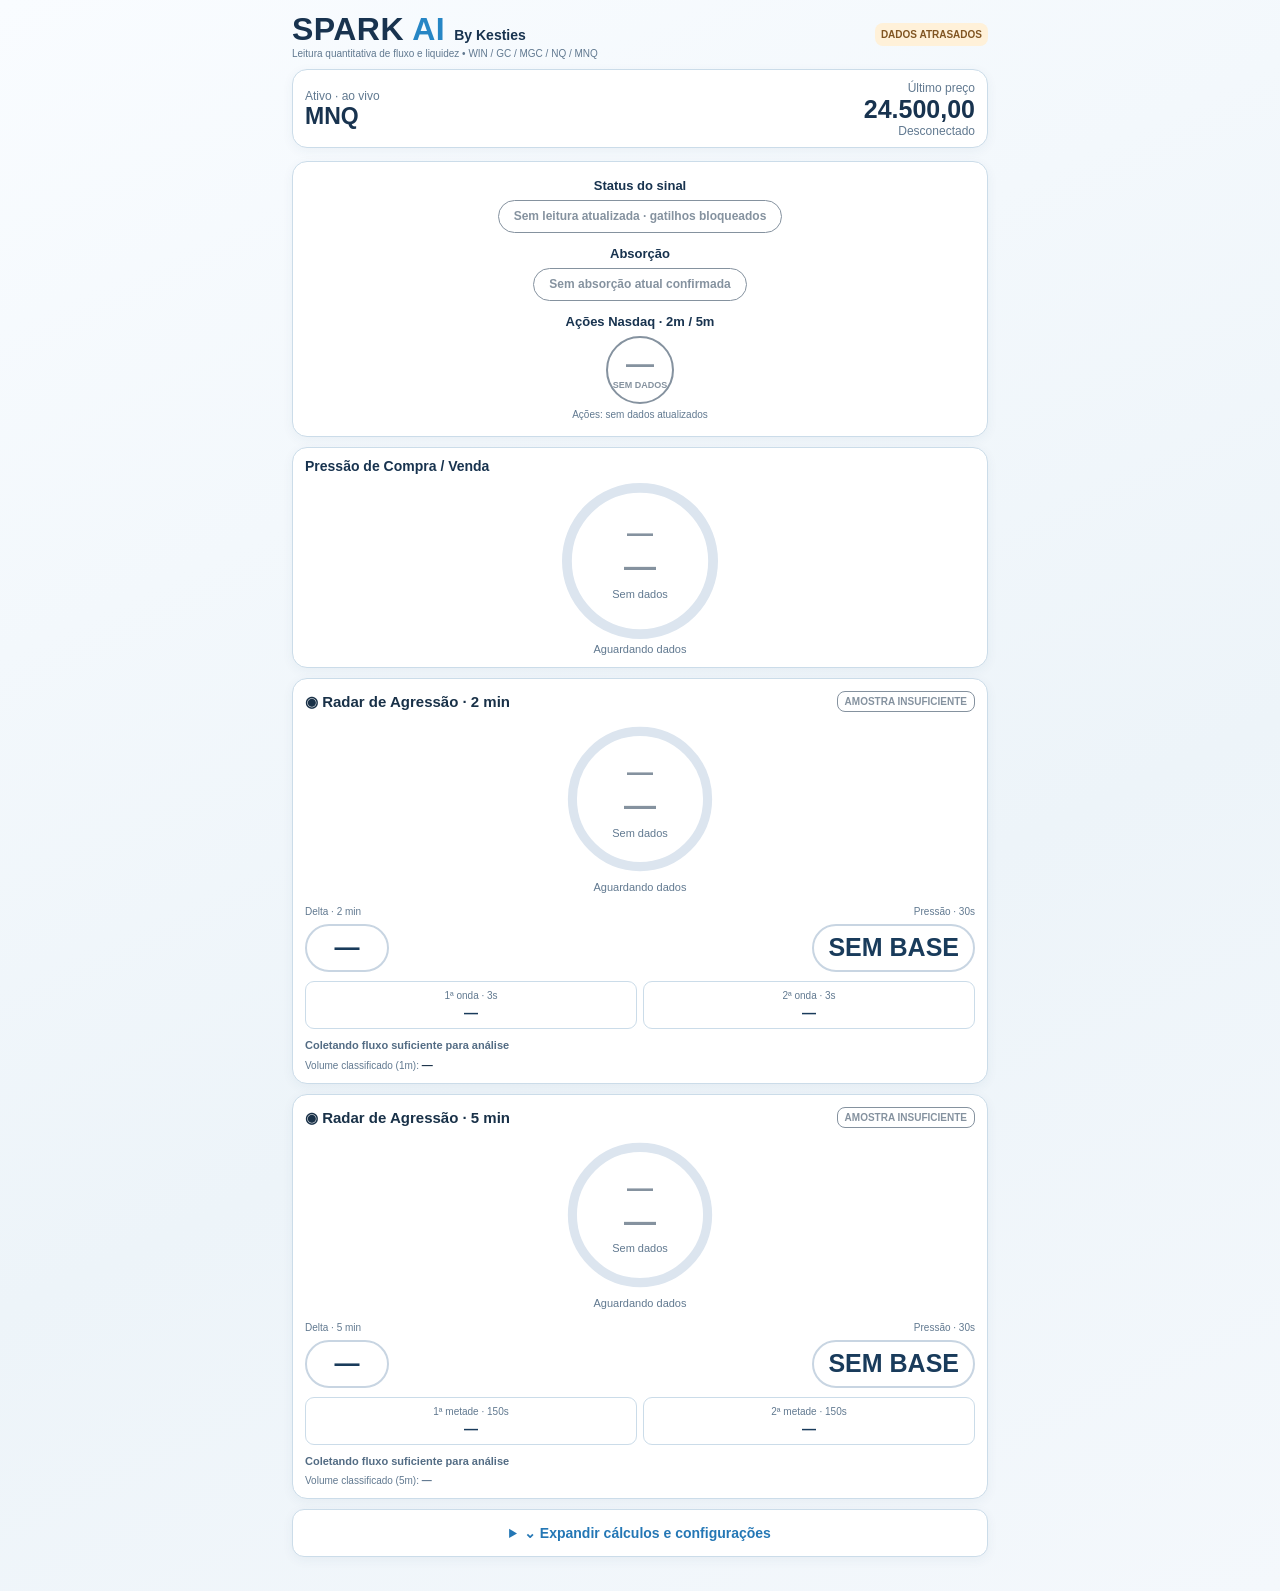
<file: index.html>
<!DOCTYPE html>

<html lang="pt-BR"><head><meta charset="utf-8"/><meta content="width=device-width,initial-scale=1,viewport-fit=cover" name="viewport"/><meta content="#f2f7fb" name="theme-color"/><link href="./manifest.webmanifest" rel="manifest"/><title>Spark AI By Kesties</title><style>
:root{font:14px -apple-system,BlinkMacSystemFont,Inter,Arial,sans-serif;color:#e7effb;background:#080e18}*{box-sizing:border-box}body{margin:0;background:radial-gradient(ellipse at top right,#192a43,#080e18 65%)}main{max-width:1100px;margin:auto;padding:17px 13px 80px}.row{display:flex;align-items:center;justify-content:space-between;flex-wrap:wrap;gap:9px}.brand{font-size:25px;font-weight:900;letter-spacing:.04em}.brand em{color:#61ccf6;font-style:normal}.muted,small{color:#9cb0cb;font-size:12px}.pill{border-radius:8px;background:#4b3a20;color:#ffe0a5;padding:8px;font-size:11px;font-weight:800}.panel{background:#131e2e;border:1px solid #2e405a;border-radius:15px;padding:16px;margin-top:13px}.hero{background:linear-gradient(115deg,#152842,#131c2b)}h2{margin:0 0 13px;font-size:16px}.price{font-size:38px;font-weight:850}.signal{font-size:21px;font-weight:850}.delta-strip{display:flex;align-items:center;justify-content:space-between;gap:10px;margin-top:12px;background:#213248;border:1px solid #41556e;border-radius:10px;padding:10px 12px}.delta-strip strong{font-size:24px;white-space:nowrap}.delta-strip small{display:block;font-size:11px}.delta-strip .delta-caption{font-weight:700;font-size:12px}.zones{display:grid;grid-template-columns:1fr 1fr;gap:9px;margin-top:12px}.zone{background:#192c41;border:1px solid #38526b;border-radius:10px;padding:11px}.zone b{display:block;font-size:20px;margin:6px 0}.zone small{display:block;line-height:1.4}.zone.active-buy{border-color:#40d69c}.zone.active-sell{border-color:#ff7388}.up{color:#40d69c}.down{color:#ff7388}.neutral{color:#b4c2d3}.warning{color:#ffdc9e;background:#332b1b;padding:10px;border-radius:8px;font-size:12px;line-height:1.5;margin-top:12px}.grid{display:grid;grid-template-columns:repeat(2,minmax(0,1fr));gap:8px}.metric{background:#1c2c41;border:1px solid #34455e;border-radius:9px;padding:10px;min-width:0}.metric span{display:block;color:#acc0d9;font-size:12px}.metric strong{font-size:19px;overflow-wrap:anywhere}.controls{display:flex;gap:9px;flex-wrap:wrap;align-items:center}input,select,button{background:#263d57;color:#eef5ff;border:1px solid #47617e;border-radius:8px;padding:9px;font:inherit;max-width:100%}button{background:#276cad;font-weight:700}button:disabled{opacity:.5}label{color:#c2d1e4;font-size:12px}input[type=number]{width:100px}input[type=url]{width:100%}.hidden{display:none}.sides{display:grid;grid-template-columns:1fr 1fr;gap:8px;margin-bottom:8px;font-weight:800;font-size:12px}.sides div:last-child{text-align:right}.bar{height:16px;display:flex;overflow:hidden;border-radius:7px;background:#43536a}.buy{background:#29c88e}.sell{background:#ef6175}.tf{display:grid;grid-template-columns:repeat(5,minmax(0,1fr));gap:5px}.tfi{background:#20314a;border:1px solid #344a67;border-radius:8px;text-align:center;padding:8px 2px}.tfi b{display:block;font-size:15px;margin:6px 0}.tfi small{font-size:10px}.event{padding:10px;background:#1e3048;border-left:3px solid #5a9ce4;border-radius:8px;margin:8px 0}.event.bad{border-left-color:#ff7181}.event.good{border-left-color:#30d5a1}.events{max-height:310px;overflow:auto}.entry{display:grid;grid-template-columns:repeat(3,minmax(0,1fr));gap:7px}.entry .metric strong{font-size:16px}.cols{display:grid;gap:0}a{color:#8fc9ff}@media(min-width:750px){.grid{grid-template-columns:repeat(4,minmax(0,1fr))}.cols{grid-template-columns:1fr 1fr;gap:13px}} 
/* Direction has its own neutral/buy/sell color, independent from entry confirmation. */
#focusDash #focusDirection{width:92px;height:92px;min-width:92px;border:3px solid #c8d5e2;border-radius:50%;background:transparent;display:flex;align-items:center;justify-content:center;margin:8px auto 10px;box-sizing:border-box;font-size:54px;line-height:1;color:#7b8794}
#focusDash #focusDirection.is-up{border-color:#18a558;color:#127a42}
#focusDash #focusDirection.is-down{border-color:#d64545;color:#b12e2e}
#focusDash #focusDirection.is-neutral{border-color:#c8d5e2;color:#7b8794}
#focusDash #focusDirectionText.is-up{color:#127a42}
#focusDash #focusDirectionText.is-down{color:#b12e2e}
#focusDash #focusDirectionText.is-neutral{color:#7b8794}
</style><style>
main{max-width:720px;padding:10px 12px 34px}.brand{font-size:19px}.focus-head,.focus-pressure,.focus-flow,.focus-tile,.focus-entry{background:#112137;border:1px solid #2b5175;border-radius:15px;padding:12px;margin-top:10px}.focus-head{display:flex;align-items:center;justify-content:space-between;gap:10px}.focus-head strong{display:block;font-size:23px}.focus-price{text-align:right}.focus-price strong{font-size:25px}.focus-price small{display:block}.focus-label{color:#bdd2e9;font-size:12px;margin-bottom:6px}.focus-pressure-line{display:flex;align-items:center;gap:10px}.focus-pressure-line .bar{flex:1;height:13px}.focus-pressure-line b{font-size:19px}.focus-flow .row b{font-size:17px}.focus-flow-cols{min-height:67px;display:grid;grid-template-columns:85px minmax(0,1fr) 78px;align-items:end;gap:7px;margin-top:10px}.focus-flow-cols strong{display:block;font-size:21px;overflow-wrap:normal;white-space:nowrap}.focus-flow-cols small{display:block;font-size:10px;color:#aac0d7}.focus-histogram{min-width:0;height:54px;display:flex;gap:2px;align-items:center;justify-content:center;overflow:hidden}.focus-histogram i{display:block;flex:1;max-width:12px;background:#2ac98f;min-height:3px;border-radius:2px}.focus-histogram i.negative{background:#ed6175}.focus-grid{display:grid;grid-template-columns:1fr 1fr;gap:8px;margin-top:10px}.focus-tile{margin:0;min-width:0;min-height:118px;padding:12px;text-align:center;display:flex;flex-direction:column;align-items:center;justify-content:space-around;gap:5px}.focus-tile>b{align-self:start;font-size:13px}.focus-tile small{font-size:10px;color:#b5c8df}.focus-big{color:#41dd9c;font-size:36px;line-height:1}.focus-tile>strong{font-size:15px}.focus-ring{border:8px solid #31445e;border-top-color:#3cdb9d;border-left-color:#3cdb9d;border-bottom-color:#3cdb9d;border-radius:50%;width:82px;height:82px;display:flex;flex-direction:column;align-items:center;justify-content:center}.focus-ring strong{font-size:19px}.focus-ring small{font-size:9px}.focus-state{color:#a7b8d1;overflow-wrap:anywhere}.focus-structure{width:100%;font-size:11px}.focus-structure span{display:flex;justify-content:space-between;border-bottom:1px solid #29415d;padding:5px 0;gap:4px}.focus-entry{display:grid;grid-template-columns:1fr 1fr;gap:8px;margin-top:10px}.focus-entry strong{display:block;font-size:17px;margin-top:5px;overflow-wrap:anywhere}.focus-entry small{display:block;font-size:10px;color:#aec1d8}.advanced-details{margin-top:10px;border:1px solid #2b5175;border-radius:12px;background:#152842}.advanced-details summary{padding:15px;text-align:center;cursor:pointer;color:#79bcff;font-weight:700}.advanced-details #advancedContent{padding:0 8px 12px}.advanced-details .panel{margin-top:9px}#focusDash .pill{padding:4px 7px;font-size:10px;background:#28425a;color:#bbd5f0}@media(max-width:390px){.focus-tile{min-height:105px}.focus-flow-cols{grid-template-columns:73px minmax(0,1fr) 70px}.focus-head strong{font-size:20px}.focus-price strong{font-size:22px}} 
 .compact-header .brand{font-size:19px}.compact-header .muted{font-size:10px}.compact-header .pill{padding:6px;font-size:10px}@media(max-width:420px){.focus-flow{padding:10px}.focus-flow-cols{grid-template-columns:73px minmax(0,1fr) 66px;gap:4px}.focus-flow-cols strong{font-size:19px}.focus-histogram{height:44px}.focus-tile{min-height:100px;padding:9px}.focus-ring{width:67px;height:67px;border-width:6px}.focus-big{font-size:31px}.compact-header .brand{font-size:18px}}  .focus-flow{height:126px;overflow:hidden}.focus-flow-cols{height:65px;min-height:0;grid-template-columns:76px minmax(0,1fr) 75px;align-items:center}.focus-flow-cols>div{min-width:0;overflow:hidden}.focus-flow-cols strong{display:block;font-size:20px!important;white-space:nowrap!important;overflow:hidden;text-overflow:clip;word-break:normal!important;overflow-wrap:normal!important}.focus-histogram{height:56px;align-self:center}.focus-flow-cols small{font-size:10px}.focus-head{padding:9px 12px}.focus-pressure{padding:10px 12px}.focus-tile{min-height:104px}.focus-grid{gap:7px}.focus-tile .focus-ring{height:71px;width:71px} @media(max-width:420px){.focus-flow{height:120px}.focus-flow-cols{grid-template-columns:73px minmax(0,1fr) 65px}.focus-flow-cols strong{font-size:18px!important}.focus-histogram{height:49px}}  #focusVolume{display:block!important;max-width:100%;height:26px!important;line-height:26px!important;white-space:nowrap!important;overflow:hidden!important;font-size:19px!important;overflow-wrap:normal!important;word-break:keep-all!important}#focusHistogram{height:48px!important} .focus-flow{height:122px!important;max-height:122px!important;overflow:hidden!important}  #focusHistogram{height:50px!important;display:flex!important;align-items:stretch!important;gap:3px!important;position:relative}#focusHistogram:after{content:"";position:absolute;left:0;right:0;top:50%;height:1px;background:#445773;pointer-events:none}#focusHistogram .delta-slot{position:relative;flex:1;min-width:0;height:100%;display:block}#focusHistogram .delta-slot i{position:absolute;left:0;right:0;display:block;width:100%;max-width:none;border-radius:2px;height:auto}#focusHistogram .delta-slot i.positive{bottom:50%;background:#32d99c}#focusHistogram .delta-slot i.negative{top:50%;background:#ef6175}#focusHistogram svg{display:block;width:100%;height:60px;overflow:visible;flex:none}#focusHistogram{height:60px!important;overflow:hidden} html,body{width:100%;max-width:100%;overflow-x:hidden}#advancedDetails input,#advancedDetails select{font-size:16px!important} 
/* Flow AI — ice-white mobile theme. Presentation-only; no signal changes. */
:root{color:#193148;background:#f2f7fb;color-scheme:light}
html,body{background:#f2f7fb!important;color:#193148!important}
body{background:linear-gradient(155deg,#f9fcff 0%,#edf4f9 60%,#f4f8fc 100%)!important}
.brand,.focus-head strong,.focus-flow-cols strong,.focus-tile strong,.focus-entry strong{color:#18334f}
.brand em{color:#2686c5}
.muted,small,.focus-tile small,.focus-entry small,.focus-flow-cols small,.focus-label,.focus-price small{color:#617990!important}
.focus-head,.focus-pressure,.focus-flow,.focus-tile,.focus-entry,.panel,.advanced-details{background:#ffffff!important;border-color:#cbdce9!important;box-shadow:0 3px 12px rgba(31,68,105,.055)}
.focus-ring{background:#f9fcfe;border-color:#d9e4ee;border-top-color:#1dbb83;border-left-color:#1dbb83;border-bottom-color:#1dbb83}
.focus-ring strong,.focus-tile>b,.focus-structure span{color:#193148}
.focus-structure span{border-color:#dce7ef}
.focus-state,.neutral{color:#536c84}
.focus-pressure-line .bar,.bar{background:#dfebf2}
.up{color:#059b6c!important}.down{color:#d54562!important}
.buy{background:#24b988}.sell{background:#e95a77}
.focus-big{color:#08ad7b}
#focusHistogram svg{background:transparent}
.advanced-details summary{color:#2477b5}
.metric,.zone,.delta-strip,.tfi,.event{background:#f1f6fa!important;border-color:#d3e2ed!important;color:#1a3650}
.metric span,.zone small{color:#607a93}
.hero{background:#fff!important}
.pill{background:#fff2d6;color:#7b571b}
input,select{background:#fff;color:#17334c;border-color:#a7bfd2}
button{background:#2374af;color:#fff}
.warning{background:#fff4df;color:#77501a}
a{color:#216ba7}
#focusDash #focusBias{background:#e7f1f7;color:#355c77}
#focusDash #focusBias.up{background:#e0f8ee;color:#087950!important}
#focusDash #focusBias.down{background:#ffe9ee;color:#c23453!important}

/* Radar de agressao — mobile layout fix */
.focus-flow.focus-radar{height:auto!important;max-height:none!important;min-height:0!important;overflow:visible!important;padding:12px!important}
.focus-radar .row{gap:6px;flex-wrap:wrap}
.focus-radar .row>b{font-size:16px}
.focus-radar .pill{font-size:10px;max-width:100%}
.radar-share,.radar-metrics{display:flex;justify-content:space-between;align-items:end;margin-top:9px;gap:12px}
.radar-share>div,.radar-metrics>div{min-width:0;flex:1}
.radar-share small,.radar-metrics small,.radar-waves small{display:block!important;font-size:10px!important;color:#617990!important;line-height:1.3}
.radar-share strong{display:block;font-size:24px;font-variant-numeric:tabular-nums;line-height:1.3}
#radarBuy{color:#07956d}#radarSell{color:#d84d6b}
.radar-bar{display:flex;gap:2px;width:100%;height:12px;background:#e1ebf1;border-radius:12px;overflow:hidden;margin-top:7px}
#radarBuyBar{background:#0ba879;width:50%;transition:width .25s}#radarSellBar{background:#ea617b;width:50%;transition:width .25s}
#radarBuyBar5m{background:#0ba879;width:50%;transition:width .25s}#radarSellBar5m{background:#ea617b;width:50%;transition:width .25s}
.radar-metrics strong{font-size:16px;color:#193148;display:block;white-space:normal;line-height:1.4}
.radar-metrics strong.metric-outline{display:inline-flex;align-items:center;justify-content:center;min-width:84px;min-height:48px;padding:8px 14px;border:2px solid #c8d5e2;border-radius:999px;background:transparent;box-sizing:border-box;font-size:clamp(17px,4vw,25px);font-weight:800;line-height:1.1;white-space:nowrap;margin-top:6px;font-variant-numeric:tabular-nums}
.radar-metrics strong.metric-positive{border-color:#18a558;color:#127a42}
.radar-metrics strong.metric-negative{border-color:#d64545;color:#b12e2e}
.radar-metrics strong.metric-neutral{border-color:#c8d5e2;color:#193b5b}
.radar-waves{display:grid;grid-template-columns:repeat(3,minmax(0,1fr));gap:6px;margin-top:9px}
.radar-waves>div{min-width:0;background:#e7f0f6;padding:7px 4px;text-align:center;border-radius:9px}
.radar-waves strong{display:block;font-size:14px;color:#193b5b;margin-top:3px;white-space:nowrap}
.radar-waves>div.radar-positive{background:#d5f3e1}
.radar-waves>div.radar-positive strong{color:#116239}
.radar-waves>div.radar-positive small{color:#23684a!important}
.radar-waves>div.radar-negative{background:#fbe0e0}
.radar-waves>div.radar-negative strong{color:#a12632}
.radar-waves>div.radar-negative small{color:#923a43!important}
.radar-interpret{margin-top:9px;font-size:11px;color:#536c84;font-weight:700;line-height:1.4}
.radar-foot{font-size:10px;color:#617990;margin-top:6px}
.radar-foot #focusVolume{display:inline!important;font-size:11px!important;height:auto!important;line-height:normal!important;overflow:visible!important;color:#193148!important}

/* Balanced mobile layout: readable typography and sufficient touch spacing. */
@media(max-width:600px){
 main{padding:10px 12px 28px!important}
 .compact-header{gap:5px!important;margin:0 2px 7px!important}
 .compact-header .brand{font-size:19px!important;line-height:1.22!important}
 .compact-header .brand small{font-size:12px!important}
 .compact-header .muted{font-size:11px!important;line-height:1.35!important}
 .compact-header .pill{padding:6px 9px!important;font-size:11px!important}
 .focus-head,.focus-pressure,.focus-flow.focus-radar,.focus-entry{margin-top:10px!important;border-radius:15px!important;box-shadow:0 3px 12px rgba(31,68,105,.055)!important}
 .focus-head{padding:12px 13px!important}
 .focus-head strong{font-size:23px!important;line-height:1.2!important}
 .focus-price strong{font-size:26px!important}
 .focus-head .muted,.focus-price small{font-size:12px!important}
 .focus-pressure{padding:11px 13px!important}
 .focus-label{font-size:12px!important;margin-bottom:6px!important}
 .focus-pressure-line b{font-size:21px!important}
 .focus-pressure-line .bar{height:14px!important}
 .focus-flow.focus-radar{padding:13px!important}
 .focus-radar .row>b{font-size:18px!important}
 .focus-radar .pill{font-size:10px!important;padding:5px 8px!important}
 .radar-share,.radar-metrics{margin-top:9px!important;gap:10px!important}
 .radar-share strong{font-size:27px!important;line-height:1.2!important}
 .radar-share small,.radar-metrics small,.radar-waves small{font-size:11px!important;line-height:1.35!important}
 .radar-bar{height:12px!important;margin-top:8px!important}
 .radar-metrics strong{font-size:19px!important;line-height:1.2!important}
 .radar-metrics strong.metric-outline{padding:7px 13px!important;min-height:43px!important}
 .radar-waves{gap:8px!important;margin-top:11px!important}
 .radar-waves>div{padding:8px 4px!important;min-height:60px!important;border-radius:12px!important}
 .radar-waves strong{font-size:18px!important;line-height:1.2!important;margin-top:5px!important}
 .radar-interpret{font-size:12px!important;line-height:1.4!important;margin-top:9px!important}
 .radar-foot{font-size:11px!important;margin-top:7px!important;line-height:1.3!important}
 .radar-foot strong{font-size:13px!important}
 .focus-entry{padding:12px 14px!important;grid-template-columns:1fr!important}
 .focus-entry strong{font-size:23px!important;margin-top:5px!important}
 .focus-entry small{font-size:12px!important}
 .advanced-details{margin-top:10px!important}
 .advanced-details summary{padding:13px!important;font-size:14px!important}
}

/* Mobile operational view: retain readable signals, remove secondary row height. */
@media(max-width:600px){
 main{padding:5px 10px 12px!important}
 .compact-header{margin-bottom:3px!important}
 .compact-header .muted{display:none!important}
 .compact-header .brand{font-size:19px!important}
 .compact-header .pill{padding:3px 8px!important}
 .focus-head,.focus-pressure,.focus-flow.focus-radar,.focus-entry{margin-top:6px!important}
 .focus-head{padding:8px 12px!important}
 .focus-head strong{font-size:21px!important}
 .focus-price strong{font-size:24px!important}
 .focus-pressure{padding:8px 12px!important}
 .focus-label{margin-bottom:3px!important}
 .focus-flow.focus-radar{padding:9px 11px!important}
 .focus-radar .row>b{font-size:17px!important}
 .radar-share,.radar-metrics{margin-top:5px!important}
 .radar-share strong{font-size:25px!important}
 .radar-bar{margin-top:5px!important;height:10px!important}
 .radar-metrics strong.metric-outline{padding:4px 10px!important;min-height:34px!important}
 .radar-waves{margin-top:6px!important;gap:7px!important}
 .radar-waves>div{min-height:49px!important;padding:6px 5px!important}
 .radar-waves>div:last-child{display:none!important}
 .radar-waves strong{font-size:17px!important;margin-top:2px!important}
 .radar-interpret,.radar-foot{display:none!important}
 .focus-entry{padding:8px 12px!important}
 .focus-entry strong{font-size:22px!important;margin-top:2px!important}
 .advanced-details{margin-top:6px!important}
 .advanced-details summary{padding:9px!important}
}
.focus-absorption{background:white;border:1px solid #cbdce9;border-radius:14px;padding:8px 12px;margin-top:6px;display:flex;justify-content:space-between;align-items:center;gap:10px;color:#193148}.focus-absorption small{font-size:11px}.focus-absorption strong{font-size:12px;color:#a66d19;text-align:right}

/* Keep feed-status changes from moving the entire mobile dashboard. */
@media(max-width:600px){
 .compact-header{display:grid!important;grid-template-columns:minmax(0,1fr);gap:3px!important;align-items:center;justify-items:start}
 .compact-header>div{min-width:0;width:100%}
 .compact-header #sourceTag{grid-column:1;justify-self:start;box-sizing:border-box;min-height:20px;line-height:14px;white-space:nowrap}
 .focus-price strong,.radar-share strong,.metric-outline{font-variant-numeric:tabular-nums}
}
</style><script>
if('serviceWorker' in navigator){
 let refreshed=false;
 navigator.serviceWorker.addEventListener('controllerchange',()=>{
   if(refreshed)return;
   refreshed=true;
   location.reload();
 });
 window.addEventListener('load',()=>{
   navigator.serviceWorker.register('./sw.js',{updateViaCache:'none'})
     .then(reg=>reg.update()).catch(()=>{});
 });
}
</script><link href="./spark.css?v=spark-rules-20261028-v5" rel="stylesheet"/><meta content="Spark AI" name="apple-mobile-web-app-title"/></head><body><main><header class="row compact-header"><div><div class="brand"><span class="spark-wordmark">SPARK <em>AI</em></span><span class="spark-by">By Kesties</span></div><div class="muted">Leitura quantitativa de fluxo e liquidez • WIN / GC / MGC / NQ / MNQ</div></div><span class="pill" id="sourceTag">DEMO • ARTIFICIAL</span></header>
<div id="focusDash">
<section class="focus-head"><div><span class="muted">Ativo · ao vivo</span><strong id="focusInstrument">MNQ</strong></div><div class="focus-price"><span class="muted">Último preço</span><strong id="focusPrice">—</strong><small id="focusFeed">Aguardando feed</small></div></section><section aria-label="Status, absorção e direção das ações" class="spark-status panel"><div class="spark-status-item"><h2>Status do sinal</h2><div id="sparkEntrySlot"><strong id="focusEntry">AGUARDAR</strong></div></div><div class="spark-status-item"><h2>Absorção</h2><div id="sparkAbsSlot"><strong id="focusAbsorption">SEM ABSORÇÃO DETECTADA</strong></div></div><div class="spark-status-item"><h2>Ações Nasdaq · 2m / 5m</h2><div aria-label="Aguardando dados das seis ações" class="spark-interest" data-tone="neutral" id="sparkInterest" role="img"><span aria-hidden="true" id="sparkInterestArrow">—</span><strong id="sparkInterestLabel">SEM DADOS</strong></div><small id="sparkInterestNote">Aguardando dados atualizados</small><span hidden="" id="sparkTreasurySlot"><strong id="focusTreasury2m">AÇÕES 2m / 5m · AGUARDANDO</strong></span></div></section>
<section class="focus-pressure"><div class="focus-label">Pressão de Compra / Venda</div><div class="focus-pressure-line" hidden=""><b class="up" id="focusBuy">—</b><div class="bar"><div class="buy" id="focusBuyBar" style="width:50%"></div><div class="sell" id="focusSellBar" style="width:50%"></div></div><b class="down" id="focusSell">—</b></div><div aria-label="Aguardando dados" class="spark-gauge" data-tone="neutral" id="sparkPressure" role="img"><svg aria-hidden="true" viewBox="4.5 4.5 111 111" viewbox="0 0 120 120"><circle class="spark-track" cx="60" cy="60" r="52"></circle><path class="spark-arc"></path></svg><div class="spark-gauge-values"><span aria-hidden="true" class="spark-arrow">—</span><strong class="spark-percent">—</strong><span class="spark-contracts">Sem dados</span></div></div><div class="spark-gauge-caption" id="sparkPressureCaption">Aguardando dados</div></section>
<section class="focus-flow focus-radar"><div class="row"><b>◉ Radar de Agressão · 2 min</b><span class="pill" id="focusBias">AGUARDANDO</span></div><div aria-label="Aguardando dados" class="spark-gauge" data-tone="neutral" id="sparkRadar2m" role="img"><svg aria-hidden="true" viewbox="0 0 120 120"><circle class="spark-track" cx="60" cy="60" r="52"></circle><path class="spark-arc"></path></svg><div class="spark-gauge-values"><span aria-hidden="true" class="spark-arrow">—</span><strong class="spark-percent">—</strong><span class="spark-contracts">Sem dados</span></div></div><div class="spark-gauge-caption" id="sparkRadar2mCaption">Aguardando dados</div><div class="radar-share" hidden=""><div><small>Compras · 2 min</small><strong id="radarBuy">—</strong></div><div style="text-align:right"><small>Vendas · 2 min</small><strong id="radarSell">—</strong></div></div><div class="radar-bar" hidden=""><div id="radarBuyBar"></div><div id="radarSellBar"></div></div><div class="radar-metrics"><div><small>Delta · 2 min</small><strong id="focusDelta">—</strong></div><div style="text-align:right"><small>Pressão · 30s</small><strong id="radarAcceleration">—</strong></div></div><div class="radar-waves"><div><small>1ª onda · 3s</small><strong id="radarWave1">—</strong></div><div><small>2ª onda · 3s</small><strong id="radarWave2">—</strong></div><div><small>Preço · 2 min</small><strong id="radarPriceMove">—</strong></div></div><div class="radar-interpret" id="radarInterpretation">Aguardando negócios classificados</div><div class="radar-foot">Volume classificado (1m): <strong id="focusVolume">—</strong></div></section>
<section class="focus-flow focus-radar"><div class="row"><b>◉ Radar de Agressão · 5 min</b><span class="pill" id="focusBias5m">AGUARDANDO</span></div><div aria-label="Aguardando dados" class="spark-gauge" data-tone="neutral" id="sparkRadar5m" role="img"><svg aria-hidden="true" viewbox="0 0 120 120"><circle class="spark-track" cx="60" cy="60" r="52"></circle><path class="spark-arc"></path></svg><div class="spark-gauge-values"><span aria-hidden="true" class="spark-arrow">—</span><strong class="spark-percent">—</strong><span class="spark-contracts">Sem dados</span></div></div><div class="spark-gauge-caption" id="sparkRadar5mCaption">Aguardando dados</div><div class="radar-share" hidden=""><div><small>Compras · 5 min</small><strong id="radarBuy5m">—</strong></div><div style="text-align:right"><small>Vendas · 5 min</small><strong id="radarSell5m">—</strong></div></div><div class="radar-bar" hidden=""><div id="radarBuyBar5m"></div><div id="radarSellBar5m"></div></div><div class="radar-metrics"><div><small>Delta · 5 min</small><strong id="focusDelta5m">—</strong></div><div style="text-align:right"><small>Pressão · 30s</small><strong id="radarAcceleration5m">—</strong></div></div><div class="radar-waves"><div><small>1ª metade · 150s</small><strong id="radarWave15m">—</strong></div><div><small>2ª metade · 150s</small><strong id="radarWave25m">—</strong></div><div><small>Preço · 5 min</small><strong id="radarPriceMove5m">—</strong></div></div><div class="radar-interpret" id="radarInterpretation5m">Aguardando negócios classificados</div><div class="radar-foot">Volume classificado (5m): <strong id="focusVolume5m">—</strong></div></section>
</div>
<details class="advanced-details" id="advancedDetails"><summary>⌄ Expandir cálculos e configurações</summary><div id="advancedContent"><section class="panel" id="candleFlowPanel"><h2>Formação dos candles · 2 e 5 min</h2><div id="candleFlowBars">Aguardando servidor atualizado e negócios ao vivo.</div><p aria-live="polite" id="candleFlowSetup">Sem gatilho confirmado.</p><small>Delta estimado confirma o gatilho; absorção isolada é observação.</small></section><div class="focus-grid">
<section class="focus-tile"><b>Direção</b><div class="focus-big" id="focusDirection">↔</div><strong id="focusDirectionText">AGUARDAR</strong><small id="focusDirectionNote">Aguardando confirmação</small></section>
<section class="focus-tile"><b>Confluência</b><div class="focus-ring"><strong id="focusConfluence">—</strong><small>critérios</small></div><small id="focusConfluenceNote">Nenhum sinal confirmado</small></section>
<section class="focus-tile"><b>Juros / Treasury</b><strong class="focus-state" id="focusTreasury">AGUARDANDO</strong><small id="focusTreasuryNote">Sem confirmação direcional</small></section>
<section class="focus-tile"><b>Estrutura</b><div class="focus-structure"><span>Rompimento <b id="focusBreak">—</b></span><span>Ondas <b id="focusWaves">Pesquisa</b></span><span>Absorção <b id="focusAbs">—</b></span></div></section>
</div><section class="focus-entry"><div><small>Stop / Alvo</small><strong id="focusRisk">— / —</strong><small>Informativo · sem ordens</small></div></section><section class="panel"><h2>Pressão compradora × vendedora</h2><div class="sides"><div class="up">◀ COMPRA <span id="buyPct">50%</span></div><div class="down">VENDA <span id="sellPct">50%</span> ▶</div></div><div class="bar"><div class="buy" id="buyBar" style="width:50%"></div><div class="sell" id="sellBar" style="width:50%"></div></div><p class="muted" id="flowNarrative">Aguardando agressões classificadas.</p><div class="grid"><div class="metric"><span>Delta</span><strong id="delta">—</strong></div><div class="metric"><span>Volume</span><strong id="volume">—</strong></div><div class="metric"><span>Negócios / seg</span><strong id="rate">—</strong></div><div class="metric"><span>Força /100</span><strong id="score">—</strong></div></div></section><section class="panel hero"><div class="row"><div><div class="muted" id="instrumentLabel">WIN · Mini índice</div><div class="price" id="price">132.400</div><div class="muted" id="priceHint">Preço fictício</div></div><div><div class="muted">SINAL EXPERIMENTAL</div><div class="signal neutral" id="signal">AGUARDAR</div><div class="muted" id="confidence">Força heurística: —</div></div></div><div aria-live="polite" class="delta-strip"><div><small>DELTA AGRESSOR · ÚLTIMOS 60s</small><div class="delta-caption" id="heroDeltaTrend">Aguardando fluxo</div></div><strong class="neutral" id="heroDelta">—</strong></div><div aria-live="polite" class="zone" style="margin-top:10px"><small>FIBO · ESTRUTURAL</small><b id="heroFibo" style="font-size:17px">—</b><small id="heroFiboDetail">30m / 60m · aguardando</small></div><div aria-live="polite" class="zone" style="margin-top:10px"><small>CONFLUÊNCIA · DELTA + PREÇO + JUROS (QUANDO DISPONÍVEL)</small><b id="shortConfluence">Aguardando dados</b><small id="shortDelta">1s / 3s / 5s: —</small><small id="shortAcceleration">Aceleração: —</small><small id="shortMove">Deslocamento: —</small><small>Critérios heurísticos, não garantem entrada segura.</small></div><div class="zones"><div class="zone" id="buyZoneCard"><small>GATILHO DE COMPRA</small><b class="up" id="buyTrigger">Aguardando dados</b><small id="buyZoneText">Possível compra após romper e confirmar fluxo acima da resistência</small></div><div class="zone" id="sellZoneCard"><small>GATILHO DE VENDA</small><b class="down" id="sellTrigger">Aguardando dados</b><small id="sellZoneText">Possível venda após perder o suporte e confirmar fluxo vendedor</small></div></div><div aria-live="polite" class="zone" style="margin-top:11px"><small>REGIÃO DE ABSORÇÃO · HIPÓTESE</small><b id="absZone">Aguardando negócios</b><small id="absStatus">Sem evidência suficiente.</small><small id="absDirection">Direção: aguardando confirmação.</small></div><p class="muted" id="triggerInfo">Níveis de observação: não constituem ordens ou indicação de alta probabilidade.</p><div class="warning">Painel experimental, sem ordens automáticas. O score não é probabilidade de acerto. DEMO usa números inventados; dados reais exigem fornecedor licenciado e servidor seguro.</div></section>
<section class="panel"><h2>Fibonacci · regiões de retração</h2><p class="muted" id="fibDirection">Sem pivôs identificados</p><div class="metric"><span>38,2% · 50%–61,8% (zona prioritária) · 78,6%</span><strong id="fibLevels" style="font-size:14px;line-height:1.7">—</strong></div><p class="muted" id="fibStatus">Aguardando histórico de preços</p><p class="muted">Pivôs estruturais de 30m e 60m, com dados suficientes; sessão anterior indisponível até integração histórica. É somente confluência contextual, não habilita entradas nem substitui o filtro de fluxo.</p></section>
<section class="panel"><h2>Confluência ações + fluxo</h2><p class="muted" id="filterState">FILTROS: aguardando dados.</p><div class="grid"><div class="metric"><span>Ações Nasdaq / DI1 (WIN)</span><strong id="diStatus" style="font-size:15px">Aguardando</strong></div><div class="metric"><span>Pressão vs. normal</span><strong id="burstStatus" style="font-size:15px">Aguardando</strong></div><div class="metric"><span>Confluência</span><strong id="confluence" style="font-size:15px">Sem confirmação</strong></div></div><p class="muted">Pré-alerta por pressão acima de 1,8× o volume médio por segundo (mín. oito janelas), predomínio agressor acima de 55% e fluxo direcional. Nasdaq: NVDA, AAPL, MSFT, MU, AMZN e AMD como confluência ponderada em 2 e 5 minutos, sem bloqueio obrigatório. Pesos de 29/10/2026, configuráveis no servidor. Janela de 2–3 segundos é objetivo experimental, não previsão garantida.</p></section><section class="panel"><h2>Diagnóstico das fontes</h2><div class="grid"><div class="metric"><span>WIN / instrumento</span><strong id="healthWin">Desconectado</strong></div><div class="metric"><span>Ações / DI1</span><strong id="healthDI">Desconectado</strong></div><div class="metric"><span>Book de ofertas</span><strong id="healthBook">Não integrado</strong></div><div class="metric"><span>Qualidade</span><strong id="healthQuality">Aguardando</strong></div></div><p class="muted" id="healthDetail">Diagnóstico demonstrativo: o book exige fonte e protocolo próprios; nenhuma conexão é inferida.</p><div class="controls"><button id="selfTest" type="button">Testar cenários sintéticos</button><span class="muted" id="selfTestResult">Teste não executado</span></div></section><section class="panel"><h2>Mercado e fonte</h2><div class="controls"><label>Instrumento <select id="instrument"><option value="WIN">WIN · Mini índice</option><option value="GC">GC · Ouro futuro</option><option value="MGC">MGC · Micro ouro</option><option value="NQ">NQ · E-mini Nasdaq</option><option selected="" value="MNQ">MNQ · Micro Nasdaq</option></select></label><label>Fonte <select id="source"><option value="demo">Simulação</option><option value="csv">Replay CSV</option><option selected="" value="ws">WebSocket WSS</option></select></label><label>Nível de rompimento <input id="level" step="5" type="number" value="132480"/></label><label>Stop máx. WIN (opcional para ouro/Nasdaq) <input id="maxStop" max="200" min="0.01" step="5" type="number" value="200"/></label></div><div class="hidden" id="csvWrap"><p class="muted">CSV com colunas timestamp,price,size,side,symbol (side: buy/sell). Reprodução acelerada.</p><input accept=".csv,text/csv" id="file" type="file"/></div><div class="panel" id="pairedInfo" style="margin:12px 0;padding:12px">Micro MGCZ6/MNQZ6: preço e delta próprios; GCZ6/NQZ6 como referência: <strong id="gcRefInfo">Aguardando negócios do contrato maior</strong>. Os fluxos não são somados.</div><div class="hidden" id="wsWrap"><p class="muted">Servidor próprio autorizado, sem chaves de API no navegador.</p><input id="endpoint" placeholder="wss://servidor/market" type="url" value="wss://p01--flow-ai-terminal--9x4b7j6xqn8l.code.run"/><label>Token de acesso ao Spark AI <input autocomplete="off" id="bridgeToken" placeholder="Token privado do servidor" type="password"/></label><label>Contrato Massive validado <input id="contract" maxlength="20" placeholder="GCZ6" type="text" value="MNQZ6"/></label><p class="muted">Contrato selecionado manualmente; o sistema ainda não faz rolagem automática. Utilize somente servidor WSS privado com TLS e autenticação.</p></div><p class="muted" id="demoPhase">Cenário fictício disponível — clique em Iniciar</p><div class="controls" style="margin-top:12px"><button id="start">▶ Iniciar</button><button disabled="" id="stop">Pausar</button><button id="reset">Zerar</button><span class="muted" id="status">Parado</span></div></section>
<section class="panel"><h2>Fluxo por tempo</h2><div class="tf" id="timeframes"></div><p class="muted" id="feedAge">Sem dados.</p><p class="muted">1m, 5m, 15m, 30m e diário. Janelas incompletas são sinalizadas.</p></section>
<div class="cols"><section class="panel"><h2>Plano de entrada assistido</h2><div class="metric"><span>ESTADO</span><strong id="stage">OBSERVAÇÃO</strong></div><p class="muted" id="reason">Aguardando fluxo.</p><div class="entry"><div class="metric"><span>Entrada</span><strong id="entry">—</strong></div><div class="metric"><span>Stop</span><strong id="stopPrice">—</strong></div><div class="metric"><span>Risco</span><strong id="risk">—</strong></div></div><div class="entry" style="margin-top:8px"><div class="metric"><span>Alvo 1</span><strong id="target1">—</strong></div><div class="metric"><span>Alvo 2</span><strong id="target2">—</strong></div><div class="metric"><span>Nível</span><strong id="breakLevel">132.480</strong></div></div><p class="muted">WIN: stop máximo de 200 pontos. Ouro e Nasdaq: alertas informativos sem exigir stop no Spark AI; configure e execute seu próprio controle de risco na NinjaTrader. O Spark AI não envia ordens.</p></section>
<section class="panel"><h2>Análise explicável</h2><p class="muted" id="intelligence">Delta, velocidade, deslocamento, pressão, liquidez e rompimento. IA preditiva externa não conectada.</p><h2>Alertas e acompanhamento</h2><div class="controls"><button id="enablePush" type="button">Ativar alertas no iPhone</button><button id="testPush" type="button">Testar notificação push</button><span class="muted" id="pushStatus">Para iPhone: adicionar o Spark AI à Tela de Início antes de ativar.</span></div><p class="muted" id="outcomeSummary">Sem resultados medidos.</p><div class="events" id="events">Nenhum alerta.</div><div class="controls"><button id="export">Exportar CSV</button><button id="clear">Limpar alertas</button></div></section></div>
<section class="panel"><a href="./gold.html">Módulo Gold anterior →</a><p class="muted">Não identifica nominalmente bancos ou fundos. Absorção e liquidez oculta exigem dados de livro de ofertas. Sinais não validados; não utilizar para execução financeira sem testes fora da amostra, custos, slippage e latência.</p></section></div></details></main><script defer="" src="./app.js?v=spark-rules-20261028-v5"></script></body></html>
</file>
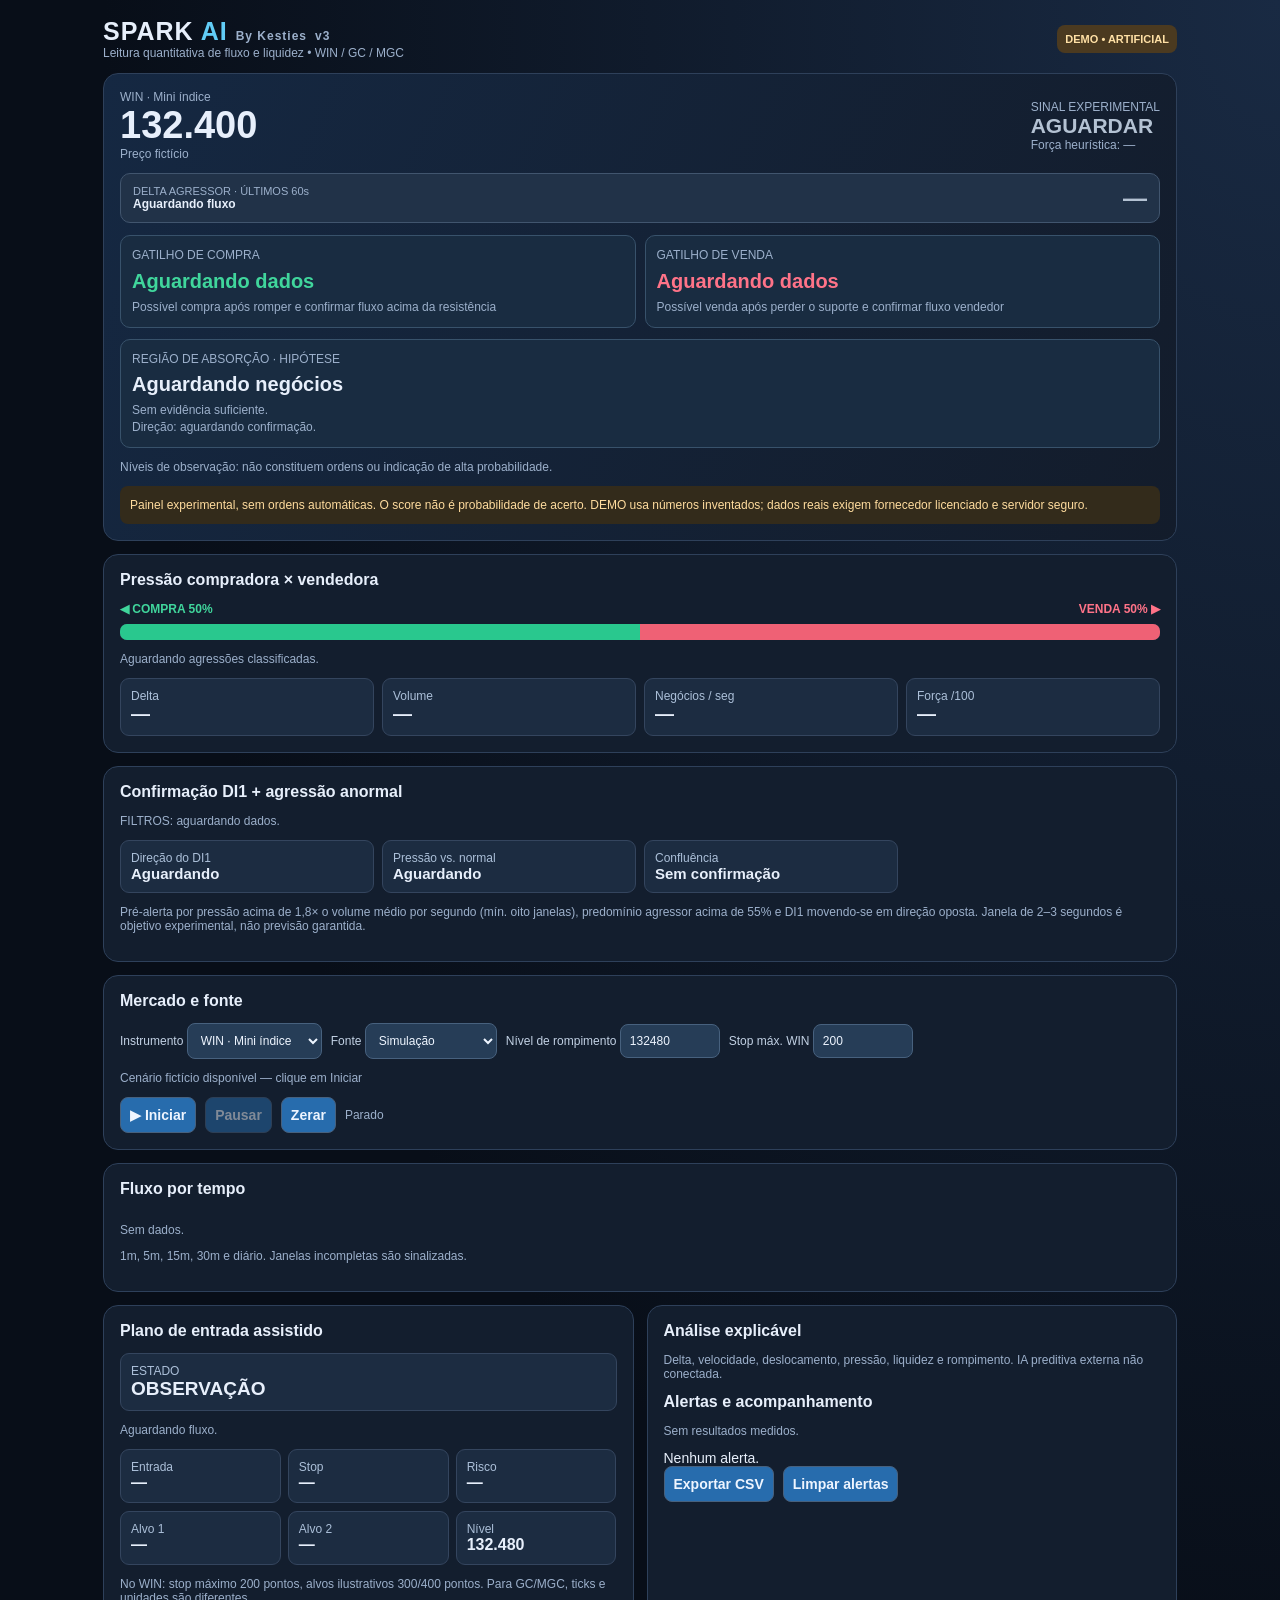
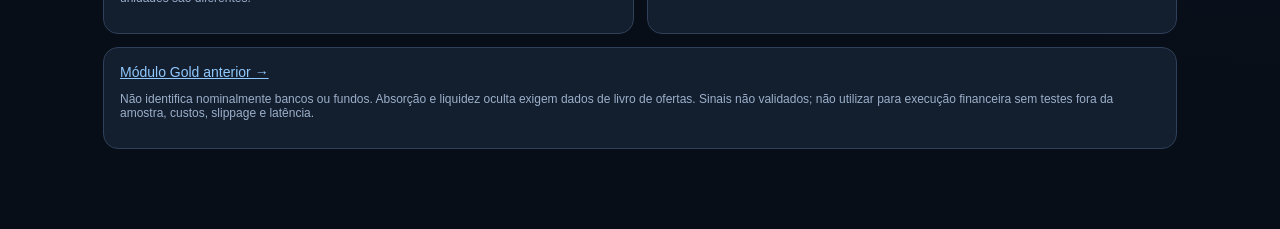
<file: delta-top.html>
<!doctype html><html lang="pt-BR"><head><meta charset="utf-8"><meta name="viewport" content="width=device-width,initial-scale=1,viewport-fit=cover"><meta name="theme-color" content="#080e18"><link rel="manifest" href="./manifest.webmanifest"><title>Spark AI • Delta no topo</title><style>
:root{font:14px -apple-system,BlinkMacSystemFont,Inter,Arial,sans-serif;color:#e7effb;background:#080e18}*{box-sizing:border-box}body{margin:0;background:radial-gradient(ellipse at top right,#192a43,#080e18 65%)}main{max-width:1100px;margin:auto;padding:17px 13px 80px}.row{display:flex;align-items:center;justify-content:space-between;flex-wrap:wrap;gap:9px}.brand{font-size:25px;font-weight:900;letter-spacing:.04em}.brand em{color:#61ccf6;font-style:normal}.muted,small{color:#9cb0cb;font-size:12px}.pill{border-radius:8px;background:#4b3a20;color:#ffe0a5;padding:8px;font-size:11px;font-weight:800}.panel{background:#131e2e;border:1px solid #2e405a;border-radius:15px;padding:16px;margin-top:13px}.hero{background:linear-gradient(115deg,#152842,#131c2b)}h2{margin:0 0 13px;font-size:16px}.price{font-size:38px;font-weight:850}.signal{font-size:21px;font-weight:850}.delta-strip{display:flex;align-items:center;justify-content:space-between;gap:10px;margin-top:12px;background:#213248;border:1px solid #41556e;border-radius:10px;padding:10px 12px}.delta-strip strong{font-size:24px;white-space:nowrap}.delta-strip small{display:block;font-size:11px}.delta-strip .delta-caption{font-weight:700;font-size:12px}.zones{display:grid;grid-template-columns:1fr 1fr;gap:9px;margin-top:12px}.zone{background:#192c41;border:1px solid #38526b;border-radius:10px;padding:11px}.zone b{display:block;font-size:20px;margin:6px 0}.zone small{display:block;line-height:1.4}.zone.active-buy{border-color:#40d69c}.zone.active-sell{border-color:#ff7388}.up{color:#40d69c}.down{color:#ff7388}.neutral{color:#b4c2d3}.warning{color:#ffdc9e;background:#332b1b;padding:10px;border-radius:8px;font-size:12px;line-height:1.5;margin-top:12px}.grid{display:grid;grid-template-columns:repeat(2,minmax(0,1fr));gap:8px}.metric{background:#1c2c41;border:1px solid #34455e;border-radius:9px;padding:10px;min-width:0}.metric span{display:block;color:#acc0d9;font-size:12px}.metric strong{font-size:19px;overflow-wrap:anywhere}.controls{display:flex;gap:9px;flex-wrap:wrap;align-items:center}input,select,button{background:#263d57;color:#eef5ff;border:1px solid #47617e;border-radius:8px;padding:9px;font:inherit;max-width:100%}button{background:#276cad;font-weight:700}button:disabled{opacity:.5}label{color:#c2d1e4;font-size:12px}input[type=number]{width:100px}input[type=url]{width:100%}.hidden{display:none}.sides{display:grid;grid-template-columns:1fr 1fr;gap:8px;margin-bottom:8px;font-weight:800;font-size:12px}.sides div:last-child{text-align:right}.bar{height:16px;display:flex;overflow:hidden;border-radius:7px;background:#43536a}.buy{background:#29c88e}.sell{background:#ef6175}.tf{display:grid;grid-template-columns:repeat(5,minmax(0,1fr));gap:5px}.tfi{background:#20314a;border:1px solid #344a67;border-radius:8px;text-align:center;padding:8px 2px}.tfi b{display:block;font-size:15px;margin:6px 0}.tfi small{font-size:10px}.event{padding:10px;background:#1e3048;border-left:3px solid #5a9ce4;border-radius:8px;margin:8px 0}.event.bad{border-left-color:#ff7181}.event.good{border-left-color:#30d5a1}.events{max-height:310px;overflow:auto}.entry{display:grid;grid-template-columns:repeat(3,minmax(0,1fr));gap:7px}.entry .metric strong{font-size:16px}.cols{display:grid;gap:0}a{color:#8fc9ff}@media(min-width:750px){.grid{grid-template-columns:repeat(4,minmax(0,1fr))}.cols{grid-template-columns:1fr 1fr;gap:13px}} </style></head><body><main>
<header class="row"><div><div class="brand">SPARK <em>AI</em> <small>By Kesties</small> <small>v3</small></div><div class="muted">Leitura quantitativa de fluxo e liquidez • WIN / GC / MGC</div></div><span class="pill" id="sourceTag">DEMO • ARTIFICIAL</span></header>
<section class="panel hero"><div class="row"><div><div class="muted" id="instrumentLabel">WIN · Mini índice</div><div class="price" id="price">132.400</div><div class="muted" id="priceHint">Preço fictício</div></div><div><div class="muted">SINAL EXPERIMENTAL</div><div class="signal neutral" id="signal">AGUARDAR</div><div class="muted" id="confidence">Força heurística: —</div></div></div><div class="delta-strip" aria-live="polite"><div><small>DELTA AGRESSOR · ÚLTIMOS 60s</small><div id="heroDeltaTrend" class="delta-caption">Aguardando fluxo</div></div><strong id="heroDelta" class="neutral">—</strong></div><div class="zones"><div class="zone" id="buyZoneCard"><small>GATILHO DE COMPRA</small><b class="up" id="buyTrigger">Aguardando dados</b><small id="buyZoneText">Possível compra após romper e confirmar fluxo acima da resistência</small></div><div class="zone" id="sellZoneCard"><small>GATILHO DE VENDA</small><b class="down" id="sellTrigger">Aguardando dados</b><small id="sellZoneText">Possível venda após perder o suporte e confirmar fluxo vendedor</small></div></div><div class="zone" style="margin-top:11px" aria-live="polite"><small>REGIÃO DE ABSORÇÃO · HIPÓTESE</small><b id="absZone">Aguardando negócios</b><small id="absStatus">Sem evidência suficiente.</small><small id="absDirection">Direção: aguardando confirmação.</small></div><p class="muted" id="triggerInfo">Níveis de observação: não constituem ordens ou indicação de alta probabilidade.</p><div class="warning">Painel experimental, sem ordens automáticas. O score não é probabilidade de acerto. DEMO usa números inventados; dados reais exigem fornecedor licenciado e servidor seguro.</div></section>
<section class="panel"><h2>Pressão compradora × vendedora</h2><div class="sides"><div class="up">◀ COMPRA <span id="buyPct">50%</span></div><div class="down">VENDA <span id="sellPct">50%</span> ▶</div></div><div class="bar"><div class="buy" id="buyBar" style="width:50%"></div><div class="sell" id="sellBar" style="width:50%"></div></div><p class="muted" id="flowNarrative">Aguardando agressões classificadas.</p><div class="grid"><div class="metric"><span>Delta</span><strong id="delta">—</strong></div><div class="metric"><span>Volume</span><strong id="volume">—</strong></div><div class="metric"><span>Negócios / seg</span><strong id="rate">—</strong></div><div class="metric"><span>Força /100</span><strong id="score">—</strong></div></div></section>
<section class="panel"><h2>Confirmação DI1 + agressão anormal</h2><p class="muted" id="filterState">FILTROS: aguardando dados.</p><div class="grid"><div class="metric"><span>Direção do DI1</span><strong id="diStatus" style="font-size:15px">Aguardando</strong></div><div class="metric"><span>Pressão vs. normal</span><strong id="burstStatus" style="font-size:15px">Aguardando</strong></div><div class="metric"><span>Confluência</span><strong id="confluence" style="font-size:15px">Sem confirmação</strong></div></div><p class="muted">Pré-alerta por pressão acima de 1,8× o volume médio por segundo (mín. oito janelas), predomínio agressor acima de 55% e DI1 movendo-se em direção oposta. Janela de 2–3 segundos é objetivo experimental, não previsão garantida.</p></section><section class="panel"><h2>Mercado e fonte</h2><div class="controls"><label>Instrumento <select id="instrument"><option value="WIN">WIN · Mini índice</option><option value="GC">GC · Ouro futuro</option><option value="MGC">MGC · Micro ouro</option></select></label><label>Fonte <select id="source"><option value="demo">Simulação</option><option value="csv">Replay CSV</option><option value="ws">WebSocket WSS</option></select></label><label>Nível de rompimento <input id="level" type="number" value="132480" step="5"></label><label>Stop máx. WIN <input id="maxStop" type="number" min="5" max="200" value="200" step="5"></label></div><div id="csvWrap" class="hidden"><p class="muted">CSV com colunas timestamp,price,size,side,symbol (side: buy/sell). Reprodução acelerada.</p><input id="file" type="file" accept=".csv,text/csv"></div><div id="wsWrap" class="hidden"><p class="muted">Servidor próprio autorizado, sem chaves de API no navegador.</p><input id="endpoint" type="url" placeholder="wss://servidor/market"></div><p id="demoPhase" class="muted">Cenário fictício disponível — clique em Iniciar</p><div class="controls" style="margin-top:12px"><button id="start">▶ Iniciar</button><button id="stop" disabled>Pausar</button><button id="reset">Zerar</button><span id="status" class="muted">Parado</span></div></section>
<section class="panel"><h2>Fluxo por tempo</h2><div class="tf" id="timeframes"></div><p class="muted" id="feedAge">Sem dados.</p><p class="muted">1m, 5m, 15m, 30m e diário. Janelas incompletas são sinalizadas.</p></section>
<div class="cols"><section class="panel"><h2>Plano de entrada assistido</h2><div class="metric"><span>ESTADO</span><strong id="stage">OBSERVAÇÃO</strong></div><p class="muted" id="reason">Aguardando fluxo.</p><div class="entry"><div class="metric"><span>Entrada</span><strong id="entry">—</strong></div><div class="metric"><span>Stop</span><strong id="stopPrice">—</strong></div><div class="metric"><span>Risco</span><strong id="risk">—</strong></div></div><div class="entry" style="margin-top:8px"><div class="metric"><span>Alvo 1</span><strong id="target1">—</strong></div><div class="metric"><span>Alvo 2</span><strong id="target2">—</strong></div><div class="metric"><span>Nível</span><strong id="breakLevel">132.480</strong></div></div><p class="muted">No WIN: stop máximo 200 pontos, alvos ilustrativos 300/400 pontos. Para GC/MGC, ticks e unidades são diferentes.</p></section>
<section class="panel"><h2>Análise explicável</h2><p class="muted" id="intelligence">Delta, velocidade, deslocamento, pressão, liquidez e rompimento. IA preditiva externa não conectada.</p><h2>Alertas e acompanhamento</h2><p class="muted" id="outcomeSummary">Sem resultados medidos.</p><div id="events" class="events">Nenhum alerta.</div><div class="controls"><button id="export">Exportar CSV</button><button id="clear">Limpar alertas</button></div></section></div>
<section class="panel"><a href="./gold.html">Módulo Gold anterior →</a><p class="muted">Não identifica nominalmente bancos ou fundos. Absorção e liquidez oculta exigem dados de livro de ofertas. Sinais não validados; não utilizar para execução financeira sem testes fora da amostra, custos, slippage e latência.</p></section></main><script src="./app.js?v=delta-view-20261015" defer></script></body></html>
</file>
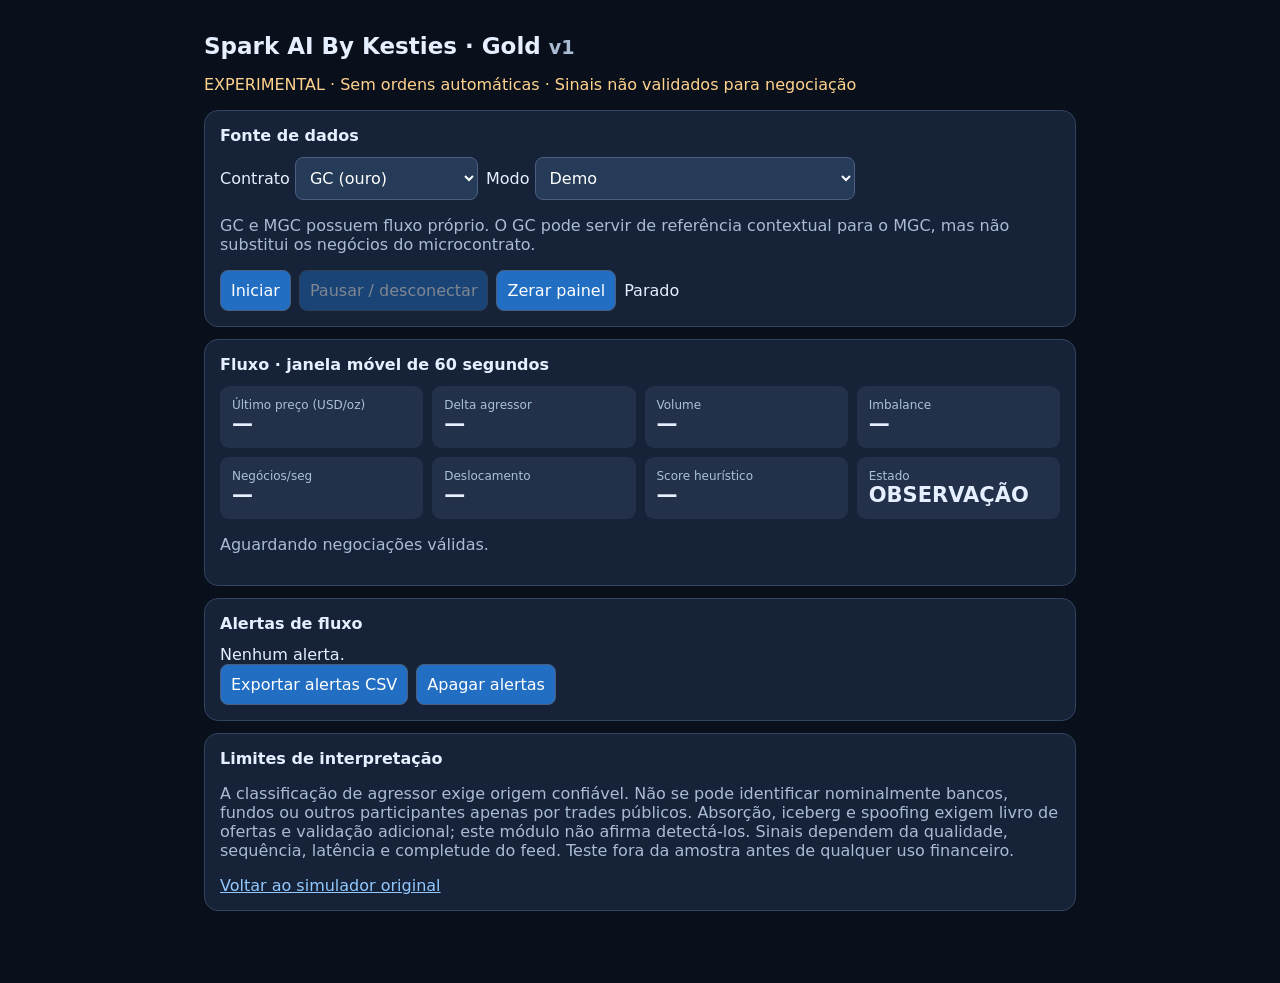
<file: gold.html>
<!doctype html><html lang="pt-BR"><head><meta charset="utf-8"><meta name="viewport" content="width=device-width,initial-scale=1,viewport-fit=cover"><meta name="theme-color" content="#0b1220"><title>Spark AI • Gold Order Flow</title><style>:root{font-family:system-ui,-apple-system,sans-serif;background:#0a101b;color:#e6efff}*{box-sizing:border-box}body{margin:0}main{max-width:900px;margin:auto;padding:18px 14px 60px}h1{font-size:23px}h2{font-size:16px;margin:0 0 12px}.box{background:#152237;border:1px solid #33445e;border-radius:14px;padding:15px;margin:12px 0}.grid{display:grid;grid-template-columns:repeat(2,minmax(0,1fr));gap:9px}.metric{background:#223149;padding:12px;border-radius:9px}.metric span{display:block;color:#aac0da;font-size:12px}.metric b{font-size:21px}.row{display:flex;gap:8px;align-items:center;flex-wrap:wrap}.warn{color:#ffd38e}small,.hint{color:#aabbd4}button,input,select{font:inherit;border:1px solid #4b6080;border-radius:8px;padding:10px;background:#253b57;color:#fff;max-width:100%}button{cursor:pointer;background:#216ec3}button:disabled{opacity:.45}input[type=url]{width:100%}input[type=file]{font-size:12px}.up{color:#52d7a5}.down{color:#ff9393}.events{max-height:300px;overflow:auto}.event{padding:9px;border-bottom:1px solid #32435b}table{width:100%;font-size:12px;border-collapse:collapse}td,th{padding:6px;border-bottom:1px solid #33445e;text-align:left}a{color:#93c9ff}@media(min-width:700px){.grid{grid-template-columns:repeat(4,minmax(0,1fr))}}</style></head><body><main><h1>Spark AI By Kesties · Gold <small>v1</small></h1><p class="warn">EXPERIMENTAL · Sem ordens automáticas · Sinais não validados para negociação</p><section class="box"><h2>Fonte de dados</h2><div class="row"><label>Contrato <select id="symbol"><option value="GC">GC (ouro)</option><option value="MGC">MGC (micro ouro)</option></select></label><label>Modo <select id="mode"><option value="demo">Demo</option><option value="csv">Reprodução CSV</option><option value="ws">WebSocket via servidor autorizado</option></select></label></div><p class="hint">GC e MGC possuem fluxo próprio. O GC pode servir de referência contextual para o MGC, mas não substitui os negócios do microcontrato.</p><div id="csvControls" hidden><label>CSV de negócios (timestamp,price,size,side,symbol) <input id="csv" type="file" accept=".csv,text/csv"></label><p class="hint">side = buy/sell; valores ignorados se inválidos. Arquivo processado no aparelho.</p></div><div id="wsControls" hidden><label>Endereço seguro do seu servidor (wss://) <input id="endpoint" type="url" placeholder="wss://seu-servidor.exemplo/market"></label><p class="hint">Nunca informe API key no navegador. O servidor deve autenticar e assinar dados licenciados, normalizar mensagens JSON e transmiti-las por conexão segura.</p></div><div class="row"><button id="start">Iniciar</button><button id="stop" disabled>Pausar / desconectar</button><button id="reset">Zerar painel</button><span id="status">Parado</span></div></section><section class="box"><h2>Fluxo · janela móvel de 60 segundos</h2><div class="grid"><div class="metric"><span>Último preço (USD/oz)</span><b id="price">—</b></div><div class="metric"><span>Delta agressor</span><b id="delta">—</b></div><div class="metric"><span>Volume</span><b id="volume">—</b></div><div class="metric"><span>Imbalance</span><b id="imbalance">—</b></div><div class="metric"><span>Negócios/seg</span><b id="rate">—</b></div><div class="metric"><span>Deslocamento</span><b id="move">—</b></div><div class="metric"><span>Score heurístico</span><b id="score">—</b></div><div class="metric"><span>Estado</span><b id="stage">OBSERVAÇÃO</b></div></div><p id="explanation" class="hint">Aguardando negociações válidas.</p><p id="dataAge" class="hint"></p></section><section class="box"><h2>Alertas de fluxo</h2><div class="events" id="events">Nenhum alerta.</div><div class="row"><button id="export">Exportar alertas CSV</button><button id="clear">Apagar alertas</button></div></section><section class="box"><h2>Limites de interpretação</h2><p class="hint">A classificação de agressor exige origem confiável. Não se pode identificar nominalmente bancos, fundos ou outros participantes apenas por trades públicos. Absorção, iceberg e spoofing exigem livro de ofertas e validação adicional; este módulo não afirma detectá-los. Sinais dependem da qualidade, sequência, latência e completude do feed. Teste fora da amostra antes de qualquer uso financeiro.</p><a href="./index.html">Voltar ao simulador original</a></section></main><script src="./gold.js" defer></script></body></html>
</file>
<file: spark.css>
/* Spark AI: presentation only. Source values remain bound to the existing engine. */
[hidden]{display:none!important}
.compact-header .brand{display:flex;align-items:baseline;gap:9px;white-space:nowrap;font-size:27px!important;line-height:1.2!important}
.spark-wordmark{font-weight:900;letter-spacing:.015em}.spark-by{font-size:12px;letter-spacing:0;font-weight:750;color:#18334f}
.spark-status{display:grid;gap:13px;text-align:center;padding:16px 12px!important}
.spark-status-item{min-width:0}.spark-status h2{font-size:13px;font-weight:750;margin:0 0 7px;color:#18334f}
.spark-status #focusEntry,.spark-status #focusAbsorption{display:inline-block;max-width:100%;padding:7px 15px;border:1.5px solid currentColor;border-radius:24px;font-size:12px!important;font-weight:750;line-height:1.4;overflow-wrap:anywhere;background:transparent;color:#85929f!important}
.spark-status [data-tone="buy"],.spark-gauge[data-tone="buy"]{color:#059b6c!important}
.spark-status [data-tone="sell"],.spark-gauge[data-tone="sell"]{color:#d54562!important}
.spark-status [data-tone="neutral"]{color:#85929f!important}
.spark-interest{border:2px solid currentColor;border-radius:50%;width:68px;height:68px;margin:0 auto 5px;display:flex;align-items:center;justify-content:center;flex-direction:column;color:#85929f;gap:2px}
#sparkInterestArrow{font-size:28px;line-height:1;font-weight:800}#sparkInterestLabel{font-size:10px;line-height:1.15}
#sparkInterestNote{display:block;font-size:10px!important}
.spark-gauge{width:136px;height:136px;position:relative;margin:9px auto 3px;color:#85929f}
.spark-gauge svg{width:100%;height:100%;display:block}.spark-track,.spark-arc{fill:none;stroke-width:7}.spark-track{stroke:#dce5ef}.spark-arc{stroke:currentColor;stroke-linecap:round}
.spark-gauge-values{position:absolute;inset:0;display:flex;align-items:center;justify-content:center;flex-direction:column;gap:2px}
.spark-arrow{font-size:26px;font-weight:850;line-height:1}.spark-percent{font-size:28px;line-height:1.15}.spark-contracts{font-size:10px;color:#617990;line-height:1.3}
.spark-gauge-caption{text-align:center;color:#617990;font-size:11px;line-height:1.4}
.focus-pressure .focus-label{font-size:14px;font-weight:750;color:#18334f!important;margin-bottom:0}
#focusDash .focus-radar .row>b{font-size:15px!important}
#focusDash .radar-metrics{margin-top:9px!important}
@media(min-width:600px){.compact-header .brand{font-size:32px!important}.spark-by{font-size:14px}.spark-gauge{width:156px;height:156px}.spark-percent{font-size:32px}.spark-contracts{font-size:11px}}
@media(prefers-reduced-motion:no-preference){.spark-gauge,.spark-interest{transition:color .2s ease}.spark-status [data-tone]{transition:color .2s ease,border-color .2s ease}}
.spark-status #focusEntry[data-tone="buy"],.spark-status #focusAbsorption[data-tone="buy"]{color:#059b6c!important}
.spark-status #focusEntry[data-tone="sell"],.spark-status #focusAbsorption[data-tone="sell"]{color:#d54562!important}
#focusDash .radar-waves{grid-template-columns:repeat(2,minmax(0,1fr))!important}
#focusDash .radar-waves>div:last-child{display:none!important}
#focusDash .radar-waves>div{background:transparent!important;border:1px solid #cbdce9}
#focusDash .radar-waves>div.radar-positive{border-color:#059b6c}
#focusDash .radar-waves>div.radar-negative{border-color:#d54562}
#sparkInterestLabel{white-space:nowrap;font-size:9px}
#focusDash #focusBias[data-tone],#focusDash #focusBias5m[data-tone]{border:1px solid currentColor;background:transparent!important}
#focusDash #focusBias[data-tone="buy"],#focusDash #focusBias5m[data-tone="buy"]{color:#059b6c!important}
#focusDash #focusBias[data-tone="sell"],#focusDash #focusBias5m[data-tone="sell"]{color:#d54562!important}
#focusDash #focusBias[data-tone="neutral"],#focusDash #focusBias5m[data-tone="neutral"]{color:#85929f!important}

/* The operational dashboard occupies one viewport; settings scroll only when opened. */
@media(max-width:600px) and (orientation:portrait){
 :root{--spark-safe-top:max(6px,env(safe-area-inset-top));--spark-safe-bottom:max(6px,env(safe-area-inset-bottom));--spark-dash-height:calc(100svh - var(--spark-safe-top) - var(--spark-safe-bottom) - 84px)}
 main{display:grid;grid-template-rows:38px var(--spark-dash-height) auto;gap:6px;padding:var(--spark-safe-top) 9px var(--spark-safe-bottom)!important;min-height:100svh}
 .compact-header{display:flex!important;flex-wrap:nowrap!important;align-items:center!important;gap:6px!important;margin:0!important;min-width:0}
 .compact-header>div{width:auto!important;min-width:0}
 .compact-header .brand{font-size:24px!important;gap:6px}
 .compact-header .spark-by{font-size:10px}
 .compact-header #sourceTag{max-width:110px;white-space:normal!important;text-align:center;font-size:9px!important;line-height:1.15!important;padding:3px 5px!important;min-height:0!important}
 #focusDash{display:grid;grid-template-rows:54px 112px 88px minmax(146px,1fr) minmax(146px,1fr);gap:6px;min-height:0}
 #focusDash>section{margin:0!important;min-width:0;min-height:0;border-radius:12px!important;box-sizing:border-box}
 #focusDash .focus-head{padding:6px 10px!important}
 #focusDash .focus-head strong{font-size:19px!important;line-height:1.15!important}
 #focusDash .focus-head .muted,#focusDash .focus-head small{font-size:10px!important;line-height:1.2}
 #focusDash .spark-status{grid-template-columns:minmax(0,1fr) 100px;grid-template-rows:1fr 1fr;gap:4px 8px;padding:8px 10px!important;align-items:center}
 .spark-status .spark-status-item:nth-child(3){grid-column:2;grid-row:1 / 3}
 .spark-status h2{font-size:11px;margin:0 0 4px;line-height:1.25}
 .spark-status #focusEntry,.spark-status #focusAbsorption{padding:4px 8px;font-size:11px!important;line-height:1.25}
 .spark-status .spark-interest{width:48px;height:48px;margin:0 auto 3px}
 #sparkInterestArrow{font-size:22px}#sparkInterestLabel{font-size:8px}
 #sparkInterestNote{font-size:8px!important;line-height:1.2}
 #focusDash .focus-pressure{display:grid;grid-template-columns:minmax(0,1fr) 80px;grid-template-rows:1fr 1fr;gap:0 8px;padding:6px 12px!important;align-items:center}
 #focusDash .focus-pressure .focus-label{grid-column:1;grid-row:1;align-self:end;font-size:14px!important;margin:0!important;line-height:1.2}
 #sparkPressure{grid-column:2;grid-row:1 / 3;width:76px;height:76px;margin:0;justify-self:end}
 #sparkPressureCaption{grid-column:1;grid-row:2;text-align:left;align-self:start;padding-top:4px;font-size:11px}
 #focusDash .focus-flow.focus-radar{display:grid;grid-template-columns:90px minmax(0,1fr);grid-template-rows:20px minmax(72px,1fr) 39px;gap:4px 10px;padding:7px 10px!important}
 #focusDash .focus-radar>.row{grid-column:1 / 3;grid-row:1;flex-wrap:nowrap;gap:6px;min-width:0}
 #focusDash .focus-radar .row>b{font-size:13px!important;white-space:nowrap;line-height:1.2}
 #focusDash .focus-radar .pill{font-size:8px!important;padding:3px 5px!important;line-height:1.1}
 .focus-radar .spark-gauge{grid-column:1;grid-row:2;align-self:center;justify-self:center;width:86px;height:86px;margin:0}
 #sparkRadar2mCaption,#sparkRadar5mCaption{display:none}
 .spark-gauge .spark-arrow{font-size:19px;line-height:1}
 .spark-gauge .spark-percent{font-size:22px;line-height:1.1}
 .spark-gauge .spark-contracts{font-size:8px;line-height:1.2;white-space:nowrap}
 #sparkPressure .spark-arrow{font-size:16px}#sparkPressure .spark-percent{font-size:20px}#sparkPressure .spark-contracts{font-size:7px}
 #focusDash .radar-metrics{grid-column:2;grid-row:2;align-self:center;display:grid;grid-template-columns:1fr 1fr;gap:6px;margin:0!important;align-items:center}
 #focusDash .radar-metrics>div{text-align:center!important;min-width:0}
 #focusDash .radar-metrics small{font-size:10px!important;line-height:1.2!important;white-space:nowrap}
 #focusDash .radar-metrics strong.metric-outline{font-size:18px!important;min-width:0;min-height:30px!important;padding:4px 7px!important;max-width:100%;margin-top:4px;line-height:1.1!important}
 #focusDash .radar-waves{grid-column:1 / 3;grid-row:3;gap:7px!important;margin:0!important;min-height:0}
 #focusDash .radar-waves>div{min-height:0!important;padding:3px 5px!important;border-radius:8px!important}
 #focusDash .radar-waves small{font-size:10px!important;line-height:1.1!important}
 #focusDash .radar-waves strong{font-size:16px!important;line-height:1.1!important;margin-top:2px!important}
 #advancedDetails{margin:0!important;min-width:0;align-self:start}
 #advancedDetails>summary{padding:8px!important;font-size:12px!important;line-height:16px}
 #advancedDetails[open]{margin-bottom:8px!important}
}
@media(max-width:600px) and (max-height:740px) and (orientation:portrait){
 #focusDash{grid-template-rows:48px 102px 76px minmax(140px,1fr) minmax(140px,1fr);gap:5px}
 .compact-header .brand{font-size:22px!important}
 #focusDash .focus-head strong{font-size:18px!important}
 #focusDash .focus-pressure{grid-template-columns:minmax(0,1fr) 66px;padding:5px 10px!important}
 #sparkPressure{width:64px;height:64px}
 #focusDash .focus-flow.focus-radar{grid-template-columns:74px minmax(0,1fr);grid-template-rows:18px minmax(66px,1fr) 35px;gap:3px 8px;padding:6px 9px!important}
 .focus-radar .spark-gauge{width:70px;height:70px}
 .spark-gauge .spark-arrow{font-size:16px}.spark-gauge .spark-percent{font-size:20px}.spark-gauge .spark-contracts{font-size:7px}
 #focusDash .radar-waves strong{font-size:15px!important}
}
@media(max-width:600px) and (orientation:portrait){
 :root{--spark-radar-gauge:clamp(76px,calc((var(--spark-dash-height) - 454px)/2),140px)}
 #focusDash{grid-template-rows:54px 126px 88px minmax(146px,1fr) minmax(146px,1fr)}
 #focusDash .spark-status{grid-template-columns:minmax(0,1fr) 104px}
 .spark-status h2{font-size:12px}
 .spark-status .spark-interest{width:56px;height:56px}
 #sparkInterestLabel{font-size:8px}
 #focusDash .focus-flow.focus-radar{grid-template-columns:var(--spark-radar-gauge) minmax(0,1fr)}
 .focus-radar .spark-gauge{width:var(--spark-radar-gauge);height:var(--spark-radar-gauge)}
 .focus-radar .spark-arrow{font-size:clamp(18px,calc(var(--spark-radar-gauge)*.20),28px)}
 .focus-radar .spark-percent{font-size:clamp(22px,calc(var(--spark-radar-gauge)*.25),34px)}
 .focus-radar .spark-contracts{font-size:clamp(8px,calc(var(--spark-radar-gauge)*.075),10px)}
 #focusDash .radar-metrics strong.metric-outline{font-size:clamp(15px,4.2vw,20px)!important}
}
@media(max-width:600px) and (max-height:740px) and (orientation:portrait){
 :root{--spark-radar-gauge:70px}
 #focusDash{grid-template-rows:48px 106px 76px minmax(140px,1fr) minmax(140px,1fr)}
 .spark-status h2{font-size:11px}
 .spark-status .spark-interest{width:44px;height:44px}
 #sparkInterestArrow{font-size:18px}#sparkInterestLabel{font-size:7px}
}
@media(max-width:600px) and (orientation:portrait){
 :root{--spark-radar-gauge:clamp(76px,calc((var(--spark-dash-height) - 458px)/2),140px)}
 #focusDash{grid-template-rows:54px 130px 88px minmax(146px,1fr) minmax(146px,1fr)}
}
@media(max-width:600px) and (max-height:740px) and (orientation:portrait){
 :root{--spark-radar-gauge:70px}
 #focusDash{grid-template-rows:48px 106px 76px minmax(140px,1fr) minmax(140px,1fr)}
 #focusDash .spark-status{padding:4px 10px!important}
 .spark-status h2{font-size:10px;margin-bottom:2px}
 .spark-status #focusEntry,.spark-status #focusAbsorption{font-size:10px!important;line-height:1.2;padding:3px 6px}
}

/* Shared right-hand column gives the two small circles one size and centerline. */
@media(max-width:600px) and (orientation:portrait){
 :root{--spark-small-circle:60px}
 #focusDash .spark-status,#focusDash .focus-pressure{grid-template-columns:minmax(0,1fr) 104px;padding-left:10px!important;padding-right:10px!important}
 .spark-status .spark-interest,#sparkPressure{width:var(--spark-small-circle);height:var(--spark-small-circle);justify-self:center;margin-left:auto;margin-right:auto}
 .spark-status .spark-status-item:nth-child(3) h2{font-size:11px;margin-bottom:3px}
}
@media(max-width:600px) and (max-height:740px) and (orientation:portrait){
 :root{--spark-small-circle:48px}
 .spark-status .spark-status-item:nth-child(3) h2{font-size:10px;margin-bottom:2px}
 #sparkInterestNote{font-size:7px!important}
}
</file>
